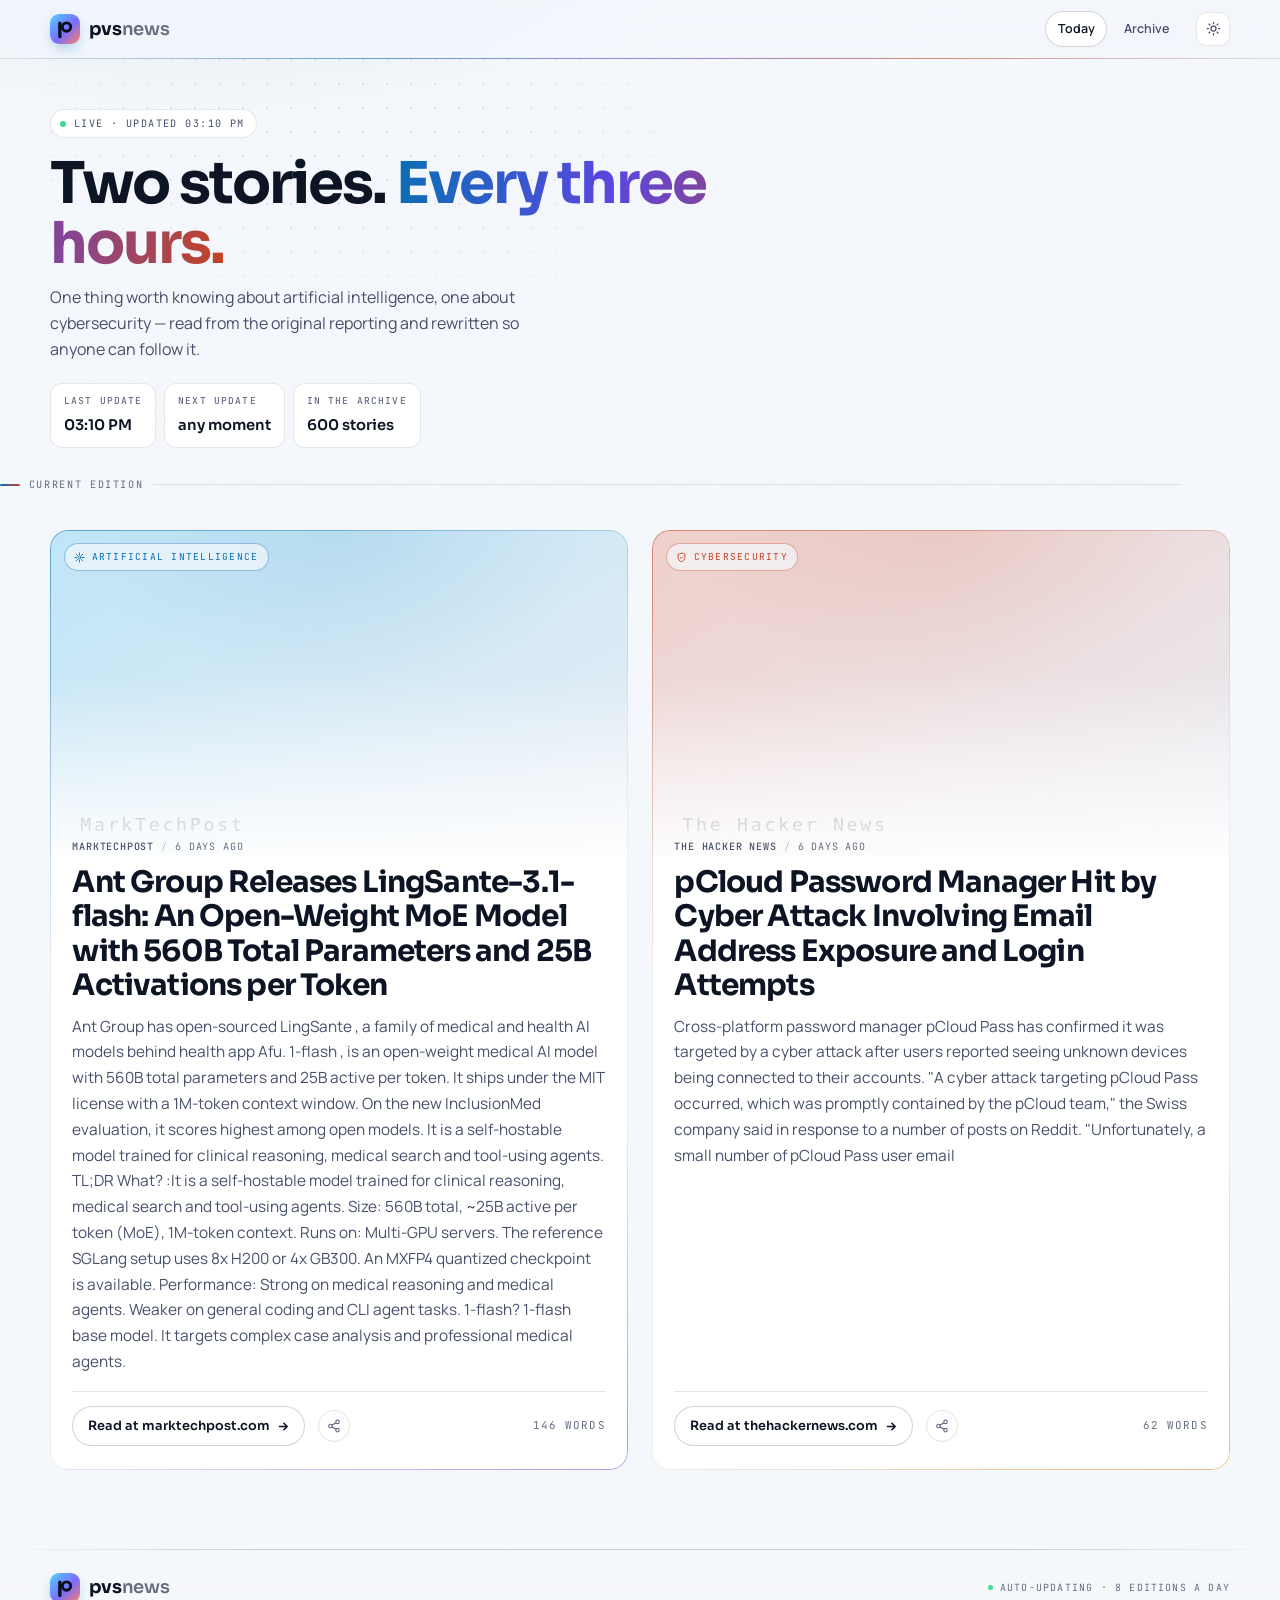
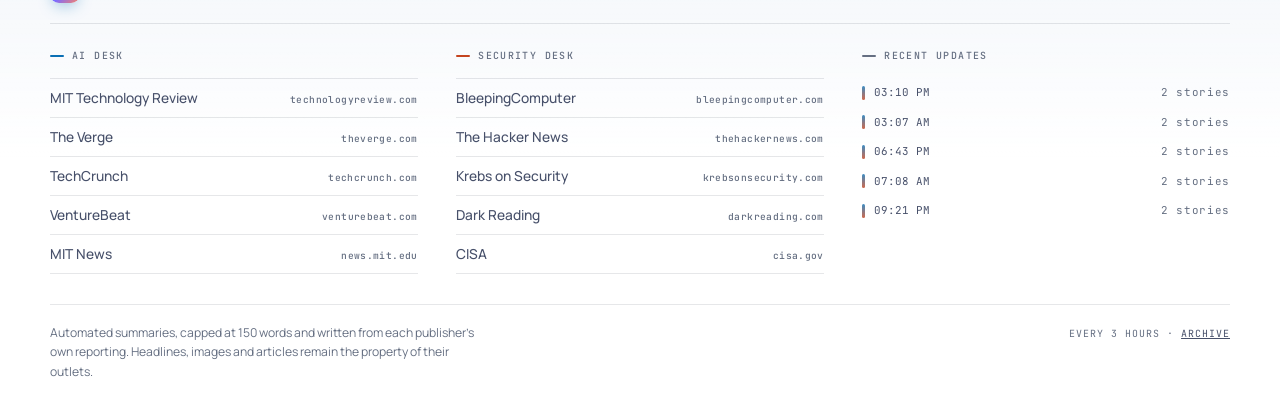
<file: index.html>
<!doctype html>
<html lang="en" data-theme="dark">
<head>
<meta charset="utf-8">
<meta name="viewport" content="width=device-width, initial-scale=1, viewport-fit=cover">
<title>pvsnews — AI &amp; cybersecurity, every three hours</title>
<meta name="description" content="Two stories at a time: one on artificial intelligence, one on cybersecurity, each summarised in 150 words for people who are not specialists.">
<meta name="theme-color" content="#0a0e16">
<meta property="og:title" content="pvsnews">
<meta property="og:description" content="AI and cybersecurity news, summarised in plain language and refreshed every three hours.">
<meta property="og:type" content="website">
<meta name="apple-mobile-web-app-capable" content="yes">
<link rel="icon" href="assets/icons/icon.svg" type="image/svg+xml">
<link rel="icon" href="assets/icons/favicon-32.png" sizes="32x32" type="image/png">
<link rel="icon" href="assets/icons/favicon-16.png" sizes="16x16" type="image/png">
<link rel="apple-touch-icon" href="assets/icons/apple-touch-icon.png">
<link rel="manifest" href="site.webmanifest">
<meta name="apple-mobile-web-app-title" content="pvsnews">
<meta name="apple-mobile-web-app-status-bar-style" content="black-translucent">
<link rel="preconnect" href="https://fonts.googleapis.com">
<link rel="preconnect" href="https://fonts.gstatic.com" crossorigin>
<link href="https://fonts.googleapis.com/css2?family=JetBrains+Mono:wght@400;500&family=Manrope:wght@400;500;600&family=Sora:wght@600;700&display=swap" rel="stylesheet">
<link rel="stylesheet" href="assets/css/site.css">
<script>
  // Applied before paint so the correct theme is there on first frame.
  (function () {
    try {
      var saved = localStorage.getItem('pvs-theme');
      var sys = window.matchMedia('(prefers-color-scheme: light)').matches ? 'light' : 'dark';
      document.documentElement.dataset.theme = saved || sys;
    } catch (e) {}
  })();
</script>
</head>
<body>
<a class="skip" href="#edition">Skip to the stories</a>

<header class="head">
  <div class="wrap head__row">
    <a class="brand" href="./">
      <img class="brand__mark" src="assets/icons/icon.svg" alt="" width="30" height="30">
      <span class="brand__name">pvs<i>news</i></span>
    </a>
    <nav class="nav" aria-label="Sections">
      <a href="./" aria-current="page">Today</a>
      <a href="archive.html">Archive</a>
    </nav>
    <button class="iconbtn" id="theme" type="button" aria-label="Switch between light and dark">
      <svg class="moon" viewBox="0 0 24 24" fill="none" stroke="currentColor" stroke-width="2" stroke-linecap="round" stroke-linejoin="round"><path d="M21 12.8A9 9 0 1 1 11.2 3a7 7 0 0 0 9.8 9.8z"/></svg>
      <svg class="sun" viewBox="0 0 24 24" fill="none" stroke="currentColor" stroke-width="2" stroke-linecap="round"><circle cx="12" cy="12" r="4"/><path d="M12 2v2M12 20v2M4.9 4.9l1.4 1.4M17.7 17.7l1.4 1.4M2 12h2M20 12h2M4.9 19.1l1.4-1.4M17.7 6.3l1.4-1.4"/></svg>
    </button>
  </div>
</header>

<main>
  <section class="wrap hero">
    <span class="pulse"><span class="pulse__dot"></span><span id="pulseText">Checking for updates</span></span>
    <h1>Two stories. <em>Every three hours.</em></h1>
    <p class="hero__sub">One thing worth knowing about artificial intelligence, one about cybersecurity — read from the original reporting and rewritten so anyone can follow it.</p>
    <div class="stats">
      <div class="stat"><b>Last update</b><span id="statUpdated">—</span></div>
      <div class="stat"><b>Next update</b><span id="statNext">—</span></div>
      <div class="stat"><b>In the archive</b><span id="statArchive">—</span></div>
    </div>
  </section>

  <p class="wrap seclabel">Current edition</p>
  <section class="wrap edition" id="edition" aria-label="Today's stories">
    <p class="mono">Loading…</p>
  </section>
</main>

<footer class="footer">
  <div class="wrap">
    <div class="footer__top">
      <a class="brand" href="./">
        <img class="brand__mark" src="assets/icons/icon.svg" alt="" width="30" height="30">
        <span class="brand__name">pvs<i>news</i></span>
      </a>
      <p class="footer__status"><span class="pulse__dot"></span> Auto-updating · 8 editions a day</p>
    </div>

    <div class="footer__grid">
      <div class="footer__ai">
        <h2>AI desk</h2>
        <ul class="sourcelist">
          <li><a href="https://www.technologyreview.com/" rel="noopener">MIT Technology Review <i>technologyreview.com</i></a></li>
          <li><a href="https://www.theverge.com/ai-artificial-intelligence" rel="noopener">The Verge <i>theverge.com</i></a></li>
          <li><a href="https://techcrunch.com/category/artificial-intelligence/" rel="noopener">TechCrunch <i>techcrunch.com</i></a></li>
          <li><a href="https://venturebeat.com/category/ai/" rel="noopener">VentureBeat <i>venturebeat.com</i></a></li>
          <li><a href="https://news.mit.edu/topic/artificial-intelligence2" rel="noopener">MIT News <i>news.mit.edu</i></a></li>
        </ul>
      </div>
      <div class="footer__sec">
        <h2>Security desk</h2>
        <ul class="sourcelist">
          <li><a href="https://www.bleepingcomputer.com/" rel="noopener">BleepingComputer <i>bleepingcomputer.com</i></a></li>
          <li><a href="https://thehackernews.com/" rel="noopener">The Hacker News <i>thehackernews.com</i></a></li>
          <li><a href="https://krebsonsecurity.com/" rel="noopener">Krebs on Security <i>krebsonsecurity.com</i></a></li>
          <li><a href="https://www.darkreading.com/" rel="noopener">Dark Reading <i>darkreading.com</i></a></li>
          <li><a href="https://www.cisa.gov/" rel="noopener">CISA <i>cisa.gov</i></a></li>
        </ul>
      </div>
      <div>
        <h2>Recent updates</h2>
        <ul class="ticks" id="updateLog"><li>Loading<span>—</span></li></ul>
      </div>
    </div>

    <div class="footer__fine">
      <p>Automated summaries, capped at 150 words and written from each publisher's own reporting.
         Headlines, images and articles remain the property of their outlets.</p>
      <span class="mono">Every 3 hours · <a href="archive.html">archive</a></span>
    </div>
  </div>
</footer>

<script type="module" src="assets/js/home.js"></script>
</body>
</html>
</file>
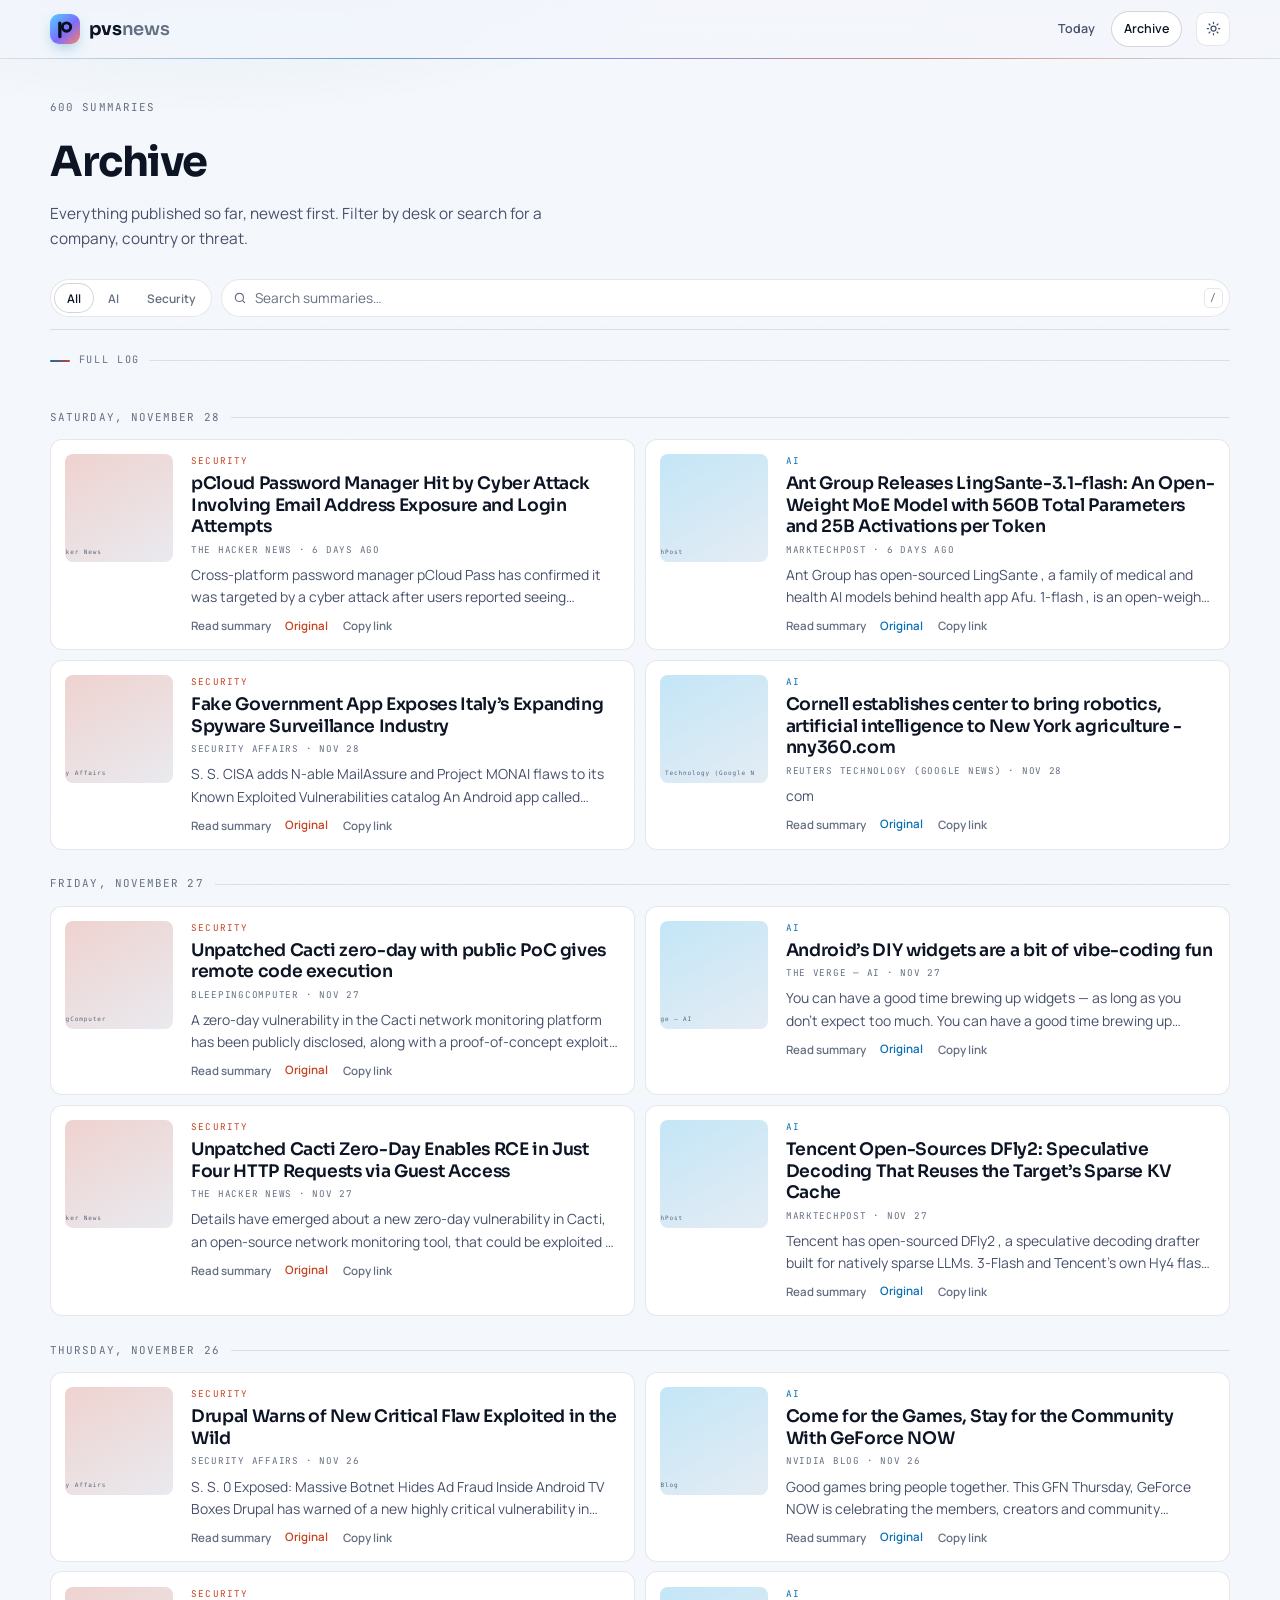
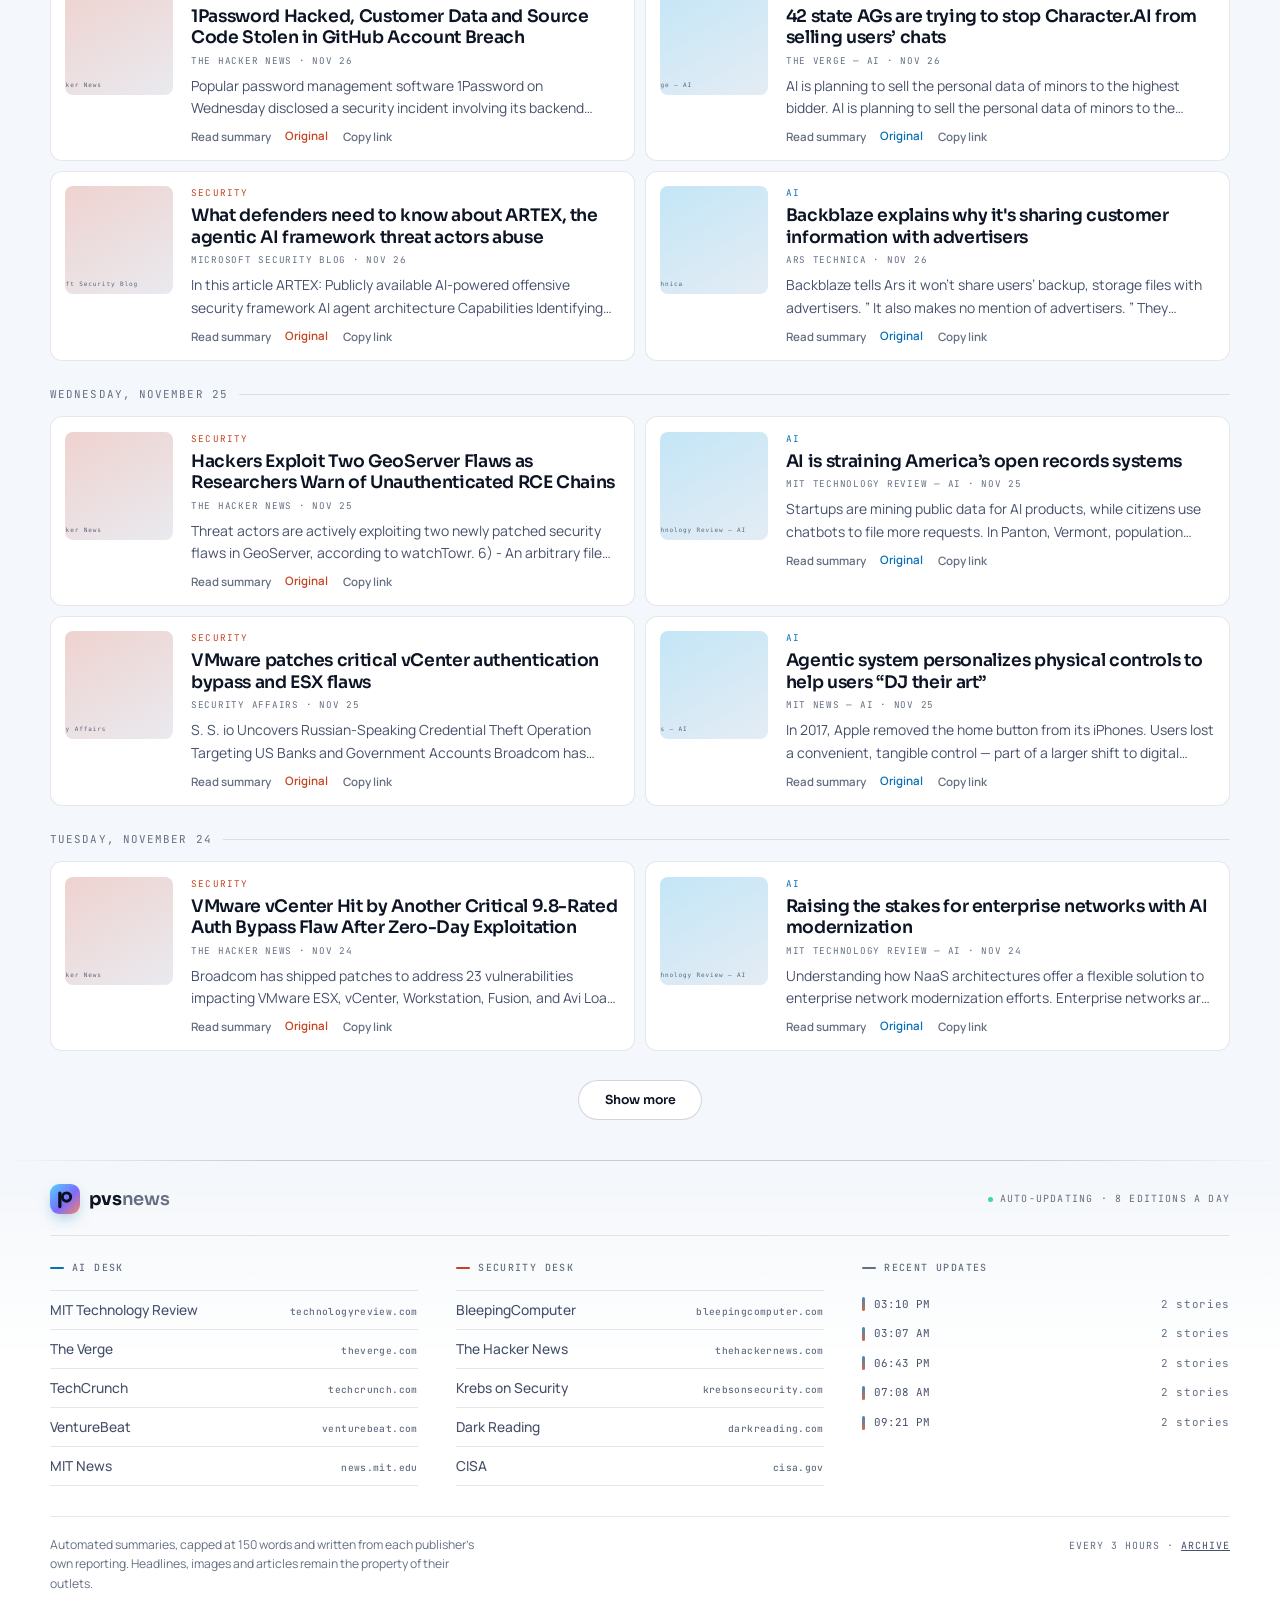
<file: archive.html>
<!doctype html>
<html lang="en" data-theme="dark">
<head>
<meta charset="utf-8">
<meta name="viewport" content="width=device-width, initial-scale=1, viewport-fit=cover">
<title>Archive — pvsnews</title>
<meta name="description" content="Every AI and cybersecurity summary published by pvsnews, searchable by topic, company or country.">
<meta name="theme-color" content="#0a0e16">
<link rel="icon" href="assets/icons/icon.svg" type="image/svg+xml">
<link rel="icon" href="assets/icons/favicon-32.png" sizes="32x32" type="image/png">
<link rel="icon" href="assets/icons/favicon-16.png" sizes="16x16" type="image/png">
<link rel="apple-touch-icon" href="assets/icons/apple-touch-icon.png">
<link rel="manifest" href="site.webmanifest">
<meta name="apple-mobile-web-app-title" content="pvsnews">
<meta name="apple-mobile-web-app-status-bar-style" content="black-translucent">
<link rel="preconnect" href="https://fonts.googleapis.com">
<link rel="preconnect" href="https://fonts.gstatic.com" crossorigin>
<link href="https://fonts.googleapis.com/css2?family=JetBrains+Mono:wght@400;500&family=Manrope:wght@400;500;600&family=Sora:wght@600;700&display=swap" rel="stylesheet">
<link rel="stylesheet" href="assets/css/site.css">
<script>
  (function () {
    try {
      var saved = localStorage.getItem('pvs-theme');
      var sys = window.matchMedia('(prefers-color-scheme: light)').matches ? 'light' : 'dark';
      document.documentElement.dataset.theme = saved || sys;
    } catch (e) {}
  })();
</script>
</head>
<body>
<a class="skip" href="#log">Skip to the archive</a>

<header class="head">
  <div class="wrap head__row">
    <a class="brand" href="./">
      <img class="brand__mark" src="assets/icons/icon.svg" alt="" width="30" height="30">
      <span class="brand__name">pvs<i>news</i></span>
    </a>
    <nav class="nav" aria-label="Sections">
      <a href="./">Today</a>
      <a href="archive.html" aria-current="page">Archive</a>
    </nav>
    <button class="iconbtn" id="theme" type="button" aria-label="Switch between light and dark">
      <svg class="moon" viewBox="0 0 24 24" fill="none" stroke="currentColor" stroke-width="2" stroke-linecap="round" stroke-linejoin="round"><path d="M21 12.8A9 9 0 1 1 11.2 3a7 7 0 0 0 9.8 9.8z"/></svg>
      <svg class="sun" viewBox="0 0 24 24" fill="none" stroke="currentColor" stroke-width="2" stroke-linecap="round"><circle cx="12" cy="12" r="4"/><path d="M12 2v2M12 20v2M4.9 4.9l1.4 1.4M17.7 17.7l1.4 1.4M2 12h2M20 12h2M4.9 19.1l1.4-1.4M17.7 6.3l1.4-1.4"/></svg>
    </button>
  </div>
</header>

<main class="wrap">
  <div class="pagehead">
    <span class="mono" id="count">Counting…</span>
    <h1>Archive</h1>
    <p>Everything published so far, newest first. Filter by desk or search for a company, country or threat.</p>
  </div>

  <div class="toolbar">
    <div class="segmented" id="chips" role="group" aria-label="Filter by topic">
      <button class="seg" type="button" data-channel="all" aria-pressed="true">All</button>
      <button class="seg" type="button" data-channel="ai" aria-pressed="false">AI</button>
      <button class="seg" type="button" data-channel="sec" aria-pressed="false">Security</button>
    </div>
    <div class="searchwrap">
      <svg viewBox="0 0 24 24" fill="none" stroke="currentColor" stroke-width="2" stroke-linecap="round"><circle cx="11" cy="11" r="7"/><path d="m20 20-3.5-3.5"/></svg>
      <input class="search" id="search" type="search" placeholder="Search summaries…" aria-label="Search the archive">
      <span class="kbd">/</span>
    </div>
  </div>

  <p class="seclabel" style="margin-top:1.4rem">Full log</p>
  <ul class="loglist" id="log">
    <li class="mono" style="padding-top:1.5rem">Loading…</li>
  </ul>

  <button class="more" id="more" type="button" hidden>Show more</button>
</main>

<footer class="footer">
  <div class="wrap">
    <div class="footer__top">
      <a class="brand" href="./">
        <img class="brand__mark" src="assets/icons/icon.svg" alt="" width="30" height="30">
        <span class="brand__name">pvs<i>news</i></span>
      </a>
      <p class="footer__status"><span class="pulse__dot"></span> Auto-updating · 8 editions a day</p>
    </div>

    <div class="footer__grid">
      <div class="footer__ai">
        <h2>AI desk</h2>
        <ul class="sourcelist">
          <li><a href="https://www.technologyreview.com/" rel="noopener">MIT Technology Review <i>technologyreview.com</i></a></li>
          <li><a href="https://www.theverge.com/ai-artificial-intelligence" rel="noopener">The Verge <i>theverge.com</i></a></li>
          <li><a href="https://techcrunch.com/category/artificial-intelligence/" rel="noopener">TechCrunch <i>techcrunch.com</i></a></li>
          <li><a href="https://venturebeat.com/category/ai/" rel="noopener">VentureBeat <i>venturebeat.com</i></a></li>
          <li><a href="https://news.mit.edu/topic/artificial-intelligence2" rel="noopener">MIT News <i>news.mit.edu</i></a></li>
        </ul>
      </div>
      <div class="footer__sec">
        <h2>Security desk</h2>
        <ul class="sourcelist">
          <li><a href="https://www.bleepingcomputer.com/" rel="noopener">BleepingComputer <i>bleepingcomputer.com</i></a></li>
          <li><a href="https://thehackernews.com/" rel="noopener">The Hacker News <i>thehackernews.com</i></a></li>
          <li><a href="https://krebsonsecurity.com/" rel="noopener">Krebs on Security <i>krebsonsecurity.com</i></a></li>
          <li><a href="https://www.darkreading.com/" rel="noopener">Dark Reading <i>darkreading.com</i></a></li>
          <li><a href="https://www.cisa.gov/" rel="noopener">CISA <i>cisa.gov</i></a></li>
        </ul>
      </div>
      <div>
        <h2>Recent updates</h2>
        <ul class="ticks" id="updateLog"><li>Loading<span>—</span></li></ul>
      </div>
    </div>

    <div class="footer__fine">
      <p>Automated summaries, capped at 150 words and written from each publisher's own reporting.
         Headlines, images and articles remain the property of their outlets.</p>
      <span class="mono">Every 3 hours · <a href="archive.html">archive</a></span>
    </div>
  </div>
</footer>

<script type="module" src="assets/js/archive.js"></script>
</body>
</html>
</file>
<file: assets/css/site.css>
/* =========================================================================
   pvsnews — AI & cybersecurity, every three hours.

   Dark first. Depth comes from layered translucency, gradient hairlines and
   topic-tinted ambient light rather than heavy borders or drop shadows.
   Colour is assigned by subject: ice blue for AI, coral for security.
   ========================================================================= */

:root {
  color-scheme: dark;

  --bg:        #0a0e16;
  --bg-2:      #0d1320;
  --surface:   rgba(255, 255, 255, .035);
  --surface-2: rgba(255, 255, 255, .06);
  --solid:     #131a2a;
  --line:      rgba(255, 255, 255, .09);
  --line-2:    rgba(255, 255, 255, .17);

  --text:   #e8ecf4;
  --text-2: #a8b2c4;
  --text-3: #808b9e;

  --ai:      #52d1ff;
  --ai-2:    #7c6bff;
  --ai-glow: rgba(82, 209, 255, .16);
  --sec:      #ff8360;
  --sec-2:    #ffc46b;
  --sec-glow: rgba(255, 131, 96, .16);

  --topic:   var(--ai);
  --topic-2: var(--ai-2);
  --glow:    var(--ai-glow);

  --display: 'Sora', -apple-system, BlinkMacSystemFont, 'Segoe UI', sans-serif;
  --body:    'Manrope', -apple-system, BlinkMacSystemFont, 'Segoe UI', sans-serif;
  --mono:    'JetBrains Mono', ui-monospace, Menlo, monospace;

  --r-lg: 18px;
  --r-md: 12px;
  --r-sm: 8px;
  --edge: 1.15rem;
  --ease: cubic-bezier(.22, .68, .32, 1);
}

[data-theme="light"] {
  color-scheme: light;
  --bg:        #f4f7fb;
  --bg-2:      #ffffff;
  --surface:   #ffffff;
  --surface-2: #ffffff;
  --solid:     #ffffff;
  --line:      rgba(12, 22, 42, .10);
  --line-2:    rgba(12, 22, 42, .18);
  --text:   #0d1424;
  --text-2: #47506a;
  --text-3: #656f82;
  --ai:      #0a6fb4;
  --ai-2:    #5b46e0;
  --ai-glow: rgba(10, 111, 180, .10);
  --sec:      #c4441f;
  --sec-2:    #d98324;
  --sec-glow: rgba(196, 68, 31, .09);
}

* { box-sizing: border-box; }
html { -webkit-text-size-adjust: 100%; scroll-behavior: smooth; }

body {
  margin: 0;
  background: var(--bg);
  color: var(--text);
  font-family: var(--body);
  font-size: 16px;
  line-height: 1.6;
  -webkit-font-smoothing: antialiased;
}

/* ambient field: two slow topic-coloured washes behind everything */
body::before {
  content: '';
  position: fixed;
  inset: -20% -10% auto -10%;
  height: 70vh;
  background:
    radial-gradient(50% 55% at 22% 8%,  var(--ai-glow) 0%, transparent 70%),
    radial-gradient(45% 50% at 82% 0%, var(--sec-glow) 0%, transparent 70%);
  pointer-events: none;
  z-index: 0;
}
/* fine grain keeps large dark areas from banding */
body::after {
  content: '';
  position: fixed;
  inset: 0;
  background-image: url("data:image/svg+xml,%3Csvg xmlns='http://www.w3.org/2000/svg' width='140' height='140'%3E%3Cfilter id='n'%3E%3CfeTurbulence type='fractalNoise' baseFrequency='.85' numOctaves='3'/%3E%3C/filter%3E%3Crect width='140' height='140' filter='url(%23n)' opacity='.5'/%3E%3C/svg%3E");
  opacity: .035;
  pointer-events: none;
  z-index: 0;
}
[data-theme="light"] body::after { opacity: .02; }

img { max-width: 100%; display: block; }
a { color: inherit; }

.wrap { width: min(100% - (var(--edge) * 2), 1180px); margin-inline: auto; position: relative; z-index: 1; }

.skip { position: absolute; left: -9999px; }
.skip:focus {
  left: .75rem; top: .75rem; z-index: 60;
  background: var(--text); color: var(--bg);
  padding: .6rem 1rem; border-radius: var(--r-sm);
}
:focus-visible { outline: 2px solid var(--ai); outline-offset: 3px; border-radius: 4px; }

.mono {
  font-family: var(--mono);
  font-size: .68rem;
  letter-spacing: .1em;
  text-transform: uppercase;
  color: var(--text-3);
}

/* ------------------------------------------------------------------ header */

.head {
  position: sticky; top: 0; z-index: 30;
  --head-line: 1;
  background: color-mix(in srgb, var(--bg) 78%, transparent);
  backdrop-filter: blur(16px) saturate(160%);
  -webkit-backdrop-filter: blur(16px) saturate(160%);
  border-bottom: 1px solid var(--line);
}
.head::after {
  content: '';
  position: absolute; left: 0; right: 0; bottom: -1px; height: 1px;
  background: linear-gradient(90deg, transparent 0%, var(--ai) 28%, var(--ai-2) 50%, var(--sec) 72%, transparent 100%);
  opacity: .55; pointer-events: none;
}
.head__row {
  display: flex; align-items: center; gap: .9rem;
  padding: .7rem 0;
}
.brand {
  display: inline-flex; align-items: center; gap: .55rem;
  text-decoration: none; margin-right: auto;
}
.brand__mark {
  width: 30px; height: 30px; border-radius: 9px; flex: none;
  display: block;
  box-shadow: 0 6px 18px -8px var(--ai);
}
.brand__name {
  font-family: var(--display); font-weight: 700;
  font-size: 1.12rem; letter-spacing: -.02em; color: var(--text);
}
.brand__name i { font-style: normal; color: var(--text-3); font-weight: 600; }

.nav { display: flex; gap: .25rem; }
.nav a {
  font-size: .78rem; font-weight: 600; letter-spacing: .01em;
  text-decoration: none; color: var(--text-2);
  padding: .42rem .7rem; border-radius: 999px;
  border: 1px solid transparent;
  transition: color .2s var(--ease), background .2s var(--ease), border-color .2s var(--ease);
}
.nav a:hover { color: var(--text); background: var(--surface); }
.nav a[aria-current="page"] {
  color: var(--text); background: var(--surface-2); border-color: var(--line-2);
}

.iconbtn {
  width: 34px; height: 34px; flex: none;
  display: grid; place-items: center;
  border-radius: 10px; cursor: pointer;
  background: var(--surface); color: var(--text-2);
  border: 1px solid var(--line);
  transition: color .2s var(--ease), border-color .2s var(--ease);
}
.iconbtn:hover { color: var(--text); border-color: var(--line-2); }
.iconbtn svg { width: 15px; height: 15px; }
.iconbtn .sun { display: none; }
[data-theme="light"] .iconbtn .sun { display: block; }
[data-theme="light"] .iconbtn .moon { display: none; }

/* -------------------------------------------------------------------- hero */

.hero { padding: 2.2rem 0 1.5rem; position: relative; }
.hero::before {
  content: '';
  position: absolute; inset: -1.5rem 0 0;
  background-image: radial-gradient(circle at 1px 1px, var(--line-2) 1px, transparent 0);
  background-size: 24px 24px;
  -webkit-mask-image: radial-gradient(60% 70% at 25% 25%, #000 0%, transparent 78%);
          mask-image: radial-gradient(60% 70% at 25% 25%, #000 0%, transparent 78%);
  opacity: .6; pointer-events: none; z-index: 0;
}
.hero > * { position: relative; z-index: 1; }

/* section marker: a gradient tick, then a mono label */
.seclabel {
  display: flex; align-items: center; gap: .55rem;
  font-family: var(--mono); font-size: .64rem; letter-spacing: .16em;
  text-transform: uppercase; color: var(--text-3);
  margin: 0 0 .9rem;
}
.seclabel::before {
  content: ''; width: 20px; height: 2px; border-radius: 2px; flex: none;
  background: linear-gradient(90deg, var(--ai), var(--sec));
}
.seclabel::after { content: ''; flex: 1; height: 1px; background: var(--line); }

.pulse {
  display: inline-flex; align-items: center; gap: .5rem;
  font-family: var(--mono); font-size: .64rem; letter-spacing: .14em; text-transform: uppercase;
  color: var(--text-2);
  background: var(--surface); border: 1px solid var(--line);
  padding: .34rem .7rem .34rem .55rem; border-radius: 999px;
}
.pulse__dot {
  width: 6px; height: 6px; border-radius: 50%; background: #3ddc97; flex: none;
  box-shadow: 0 0 0 0 rgba(61, 220, 151, .55);
  animation: ping 2.6s ease-out infinite;
}
@keyframes ping {
  0%   { box-shadow: 0 0 0 0 rgba(61,220,151,.5); }
  70%  { box-shadow: 0 0 0 8px rgba(61,220,151,0); }
  100% { box-shadow: 0 0 0 0 rgba(61,220,151,0); }
}

.hero h1 {
  font-family: var(--display);
  font-weight: 700;
  font-size: clamp(2rem, 8.6vw, 3.4rem);
  line-height: 1.04;
  letter-spacing: -.035em;
  margin: 1rem 0 .7rem;
  max-width: 16ch;
}
.hero h1 em {
  font-style: normal;
  background: linear-gradient(100deg, var(--ai) 0%, var(--ai-2) 45%, var(--sec) 100%);
  -webkit-background-clip: text; background-clip: text;
  -webkit-text-fill-color: transparent; color: transparent;
}
.hero__sub { color: var(--text-2); margin: 0 0 1.3rem; max-width: 52ch; font-size: 1rem; }

.stats { display: flex; gap: .5rem; flex-wrap: wrap; }
.stat {
  background: var(--surface); border: 1px solid var(--line);
  border-radius: var(--r-md); padding: .55rem .8rem;
  min-width: 0;
}
.stat b {
  display: block; font-family: var(--mono); font-size: .6rem;
  letter-spacing: .12em; text-transform: uppercase; color: var(--text-3);
  font-weight: 500; margin-bottom: .15rem;
}
.stat span { font-family: var(--display); font-weight: 600; font-size: .92rem; color: var(--text); }

/* ----------------------------------------------------------------- stories */

.edition { display: grid; gap: 1.1rem; padding: 1.4rem 0 2.4rem; }

.card {
  position: relative;
  background: var(--surface);
  border-radius: var(--r-lg);
  overflow: hidden;
  display: flex; flex-direction: column;
  isolation: isolate;
  transition: transform .35s var(--ease);
  animation: rise .55s var(--ease) both;
}
.card--sec { --topic: var(--sec); --topic-2: var(--sec-2); --glow: var(--sec-glow); }
.card:nth-child(2) { animation-delay: .1s; }
@keyframes rise { from { opacity: 0; transform: translateY(14px); } to { opacity: 1; transform: none; } }

/* gradient hairline, drawn as a masked ring so it stays crisp on any surface */
.card::before {
  content: '';
  position: absolute; inset: 0;
  border-radius: inherit;
  padding: 1px;
  background: linear-gradient(150deg, var(--topic) 0%, var(--line) 38%, var(--line) 70%, var(--topic-2) 100%);
  -webkit-mask: linear-gradient(#000 0 0) content-box, linear-gradient(#000 0 0);
  -webkit-mask-composite: xor;
          mask-composite: exclude;
  opacity: .55;
  pointer-events: none;
  transition: opacity .35s var(--ease);
  z-index: 2;
}
.card:hover::before { opacity: 1; }
.card:hover { transform: translateY(-3px); }

/* topic light spilling from the top edge */
.card::after {
  content: '';
  position: absolute; top: 0; left: 0; right: 0; height: 220px;
  background: radial-gradient(60% 100% at 50% 0%, var(--glow) 0%, transparent 75%);
  pointer-events: none; z-index: 0;
}

.card__media { position: relative; aspect-ratio: 16 / 9; overflow: hidden; background: var(--bg-2); }
.card__media img {
  width: 100%; height: 100%; object-fit: cover;
  transform: scale(1.01);
  transition: transform .8s var(--ease);
}
.card:hover .card__media img { transform: scale(1.05); }
.card__media::after {
  content: '';
  position: absolute; inset: 0;
  background: linear-gradient(to top, var(--bg) 2%, transparent 55%);
  opacity: .92;
}
[data-theme="light"] .card__media::after {
  background: linear-gradient(to top, rgba(255,255,255,.96) 2%, transparent 55%);
}

.badge {
  position: absolute; left: .85rem; top: .85rem; z-index: 3;
  display: inline-flex; align-items: center; gap: .4rem;
  font-family: var(--mono); font-size: .6rem; letter-spacing: .13em; text-transform: uppercase;
  color: var(--topic);
  background: color-mix(in srgb, var(--bg) 72%, transparent);
  backdrop-filter: blur(10px); -webkit-backdrop-filter: blur(10px);
  border: 1px solid color-mix(in srgb, var(--topic) 40%, transparent);
  padding: .32rem .6rem; border-radius: 999px;
}
.badge svg { width: 11px; height: 11px; }

.card__body { padding: 0 1.15rem 1.25rem; display: flex; flex-direction: column; flex: 1; position: relative; z-index: 1; margin-top: -1.6rem; }

.card__meta {
  display: flex; align-items: center; gap: .45rem; flex-wrap: wrap;
  font-family: var(--mono); font-size: .63rem; letter-spacing: .08em; text-transform: uppercase;
  color: var(--text-3); margin-bottom: .6rem;
}
.card__meta .outlet { color: var(--text-2); font-weight: 500; }
.card__meta .sep { opacity: .4; }

.card__title {
  font-family: var(--display); font-weight: 700;
  font-size: clamp(1.35rem, 5.2vw, 1.7rem);
  line-height: 1.16; letter-spacing: -.028em;
  margin: 0 0 .7rem;
}
.card__title a { text-decoration: none; }
.card__title a:hover {
  background: linear-gradient(90deg, var(--topic), var(--topic-2));
  -webkit-background-clip: text; background-clip: text;
  -webkit-text-fill-color: transparent;
}

.card__brief { color: var(--text-2); font-size: .96rem; line-height: 1.68; margin: 0 0 1rem; }

.matters {
  position: relative;
  background: linear-gradient(180deg, color-mix(in srgb, var(--topic) 9%, transparent), transparent);
  border: 1px solid color-mix(in srgb, var(--topic) 22%, transparent);
  border-radius: var(--r-md);
  padding: .7rem .85rem;
  margin: 0 0 1.15rem;
}
.matters b {
  display: block; font-family: var(--mono); font-size: .58rem;
  letter-spacing: .14em; text-transform: uppercase; color: var(--topic);
  margin-bottom: .25rem; font-weight: 500;
}
.matters span { font-size: .92rem; color: var(--text-2); }

.card__foot {
  margin-top: auto; padding-top: .9rem;
  border-top: 1px solid var(--line);
  display: flex; align-items: center; gap: .8rem; flex-wrap: wrap;
}
.cta {
  display: inline-flex; align-items: center; gap: .45rem;
  font-family: var(--display); font-size: .8rem; font-weight: 600;
  text-decoration: none; color: var(--text);
  background: var(--surface-2); border: 1px solid var(--line-2);
  padding: .55rem .9rem; border-radius: 999px;
  transition: border-color .25s var(--ease), color .25s var(--ease), background .25s var(--ease);
}
.cta:hover { color: var(--topic); border-color: color-mix(in srgb, var(--topic) 55%, transparent); }
.cta svg { width: 13px; height: 13px; transition: transform .25s var(--ease); }
.cta:hover svg { transform: translateX(3px); }
.card__words { margin-left: auto; }
.iconlink {
  width: 32px; height: 32px; flex: none; display: grid; place-items: center;
  border-radius: 50%; cursor: pointer;
  background: var(--surface-2); color: var(--text-3);
  border: 1px solid var(--line);
  transition: color .2s var(--ease), border-color .2s var(--ease);
}
.iconlink:hover { color: var(--topic); border-color: color-mix(in srgb, var(--topic) 55%, transparent); }
.iconlink svg { width: 14px; height: 14px; }

/* --------------------------------------------------------------- notice */

.notice {
  background: var(--surface); border: 1px solid var(--line);
  border-radius: var(--r-lg); padding: 1.7rem 1.3rem;
}
.notice h2 { font-family: var(--display); font-size: 1.2rem; margin: 0 0 .5rem; letter-spacing: -.02em; }
.notice p { color: var(--text-2); margin: 0 0 .7rem; font-size: .94rem; }
.notice p:last-child { margin-bottom: 0; }
.notice code {
  font-family: var(--mono); font-size: .8rem; color: var(--ai);
  background: var(--bg-2); border: 1px solid var(--line);
  padding: .12rem .4rem; border-radius: 5px;
}

/* --------------------------------------------------------------- archive */

.pagehead { padding: 2rem 0 1rem; }
.pagehead h1 {
  font-family: var(--display); font-weight: 700;
  font-size: clamp(1.8rem, 7.5vw, 2.6rem); letter-spacing: -.035em; margin: .7rem 0 .4rem;
}
.pagehead p { color: var(--text-2); margin: 0; max-width: 56ch; font-size: .96rem; }

.toolbar {
  position: sticky; top: 51px; z-index: 20;
  display: flex; gap: .6rem; align-items: center; flex-wrap: wrap;
  padding: .75rem 0;
  background: color-mix(in srgb, var(--bg) 82%, transparent);
  backdrop-filter: blur(14px); -webkit-backdrop-filter: blur(14px);
  border-bottom: 1px solid var(--line);
}
.segmented {
  display: inline-flex; padding: 3px; gap: 2px;
  background: var(--surface); border: 1px solid var(--line); border-radius: 999px;
}
.seg {
  font-family: var(--body); font-size: .74rem; font-weight: 600;
  color: var(--text-3); background: none; border: 0; cursor: pointer;
  padding: .4rem .8rem; border-radius: 999px;
  transition: color .2s var(--ease), background .2s var(--ease);
}
.seg:hover { color: var(--text); }
.seg[aria-pressed="true"] { color: var(--text); background: var(--surface-2); box-shadow: 0 0 0 1px var(--line-2) inset; }
.seg[data-channel="ai"][aria-pressed="true"]  { color: var(--ai); }
.seg[data-channel="sec"][aria-pressed="true"] { color: var(--sec); }

.searchwrap { position: relative; flex: 1 1 170px; min-width: 0; }
.searchwrap svg {
  position: absolute; left: .7rem; top: 50%; transform: translateY(-50%);
  width: 14px; height: 14px; color: var(--text-3); pointer-events: none;
}
.search {
  width: 100%; font-family: var(--body); font-size: .85rem;
  padding: .55rem .8rem .55rem 2.05rem;
  background: var(--surface); color: var(--text);
  border: 1px solid var(--line); border-radius: 999px;
}
.search::placeholder { color: var(--text-3); }
.search:focus { border-color: var(--line-2); outline: none; }
.kbd {
  position: absolute; right: .45rem; top: 50%; transform: translateY(-50%);
  font-family: var(--mono); font-size: .6rem; color: var(--text-3);
  border: 1px solid var(--line); border-radius: 5px; padding: .08rem .34rem;
  pointer-events: none;
}
.search:focus ~ .kbd { opacity: 0; }

.loglist { list-style: none; margin: 0; padding: 0; }
.daygroup { padding-top: 1.6rem; }
.daygroup > .mono { display: flex; align-items: center; gap: .7rem; margin: 0 0 .8rem; }
.daygroup > .mono::after { content: ''; flex: 1; height: 1px; background: var(--line); }

.entries { list-style: none; margin: 0; padding: 0; display: grid; gap: .6rem; }

.entry {
  position: relative;
  display: grid; grid-template-columns: 82px 1fr; gap: .9rem;
  padding: .75rem;
  background: var(--surface); border: 1px solid var(--line);
  border-radius: var(--r-md);
  transition: border-color .25s var(--ease), transform .25s var(--ease);
}
.entry:hover { border-color: var(--line-2); transform: translateY(-2px); }
.entry--sec { --topic: var(--sec); --topic-2: var(--sec-2); }
.entry.is-target { border-color: var(--topic); box-shadow: 0 0 0 3px color-mix(in srgb, var(--topic) 18%, transparent); }
.entry__media { aspect-ratio: 1 / 1; border-radius: var(--r-sm); overflow: hidden; background: var(--bg-2); }
.entry__media img { width: 100%; height: 100%; object-fit: cover; }
.entry__body { min-width: 0; }
.entry__kicker {
  font-family: var(--mono); font-size: .58rem; letter-spacing: .13em; text-transform: uppercase;
  color: var(--topic); margin: 0 0 .25rem;
}
.entry h3 {
  font-family: var(--display); font-weight: 600; font-size: .98rem;
  line-height: 1.25; letter-spacing: -.02em; margin: 0 0 .3rem;
}
.entry h3 a { text-decoration: none; }
.entry h3 a:hover { color: var(--topic); }
.entry__meta { font-family: var(--mono); font-size: .58rem; letter-spacing: .08em; text-transform: uppercase; color: var(--text-3); margin: 0 0 .4rem; }
.entry__brief { color: var(--text-2); font-size: .87rem; margin: 0 0 .5rem; line-height: 1.6; }
.entry__brief.is-clamped { display: -webkit-box; -webkit-line-clamp: 2; -webkit-box-orient: vertical; overflow: hidden; }
.entry__actions { display: flex; gap: .9rem; align-items: center; flex-wrap: wrap; }
.plainlink {
  background: none; border: 0; padding: 0; cursor: pointer;
  font-family: var(--body); font-size: .72rem; font-weight: 600; color: var(--text-3);
}
.plainlink:hover { color: var(--text); }
.plainlink--go { color: var(--topic); text-decoration: none; }

.more {
  display: block; margin: 1.8rem auto 0;
  font-family: var(--display); font-size: .78rem; font-weight: 600;
  color: var(--text); background: var(--surface); cursor: pointer;
  border: 1px solid var(--line-2); border-radius: 999px; padding: .7rem 1.6rem;
  transition: border-color .25s var(--ease);
}
.more:hover { border-color: var(--ai); color: var(--ai); }

/* ---------------------------------------------------------------- footer */

.footer {
  position: relative;
  margin-top: 2.5rem; padding: 0 0 2.4rem;
  background: linear-gradient(180deg, transparent, var(--bg-2) 45%);
}
.footer::before {
  content: '';
  position: absolute; top: 0; left: 0; right: 0; height: 1px;
  background: linear-gradient(90deg, transparent, var(--line-2) 20%, var(--line-2) 80%, transparent);
}

.footer__top {
  display: flex; align-items: center; gap: 1rem; flex-wrap: wrap;
  padding: 1.5rem 0 1.3rem;
}
.footer__status {
  display: inline-flex; align-items: center; gap: .45rem;
  margin: 0; margin-left: auto;
  font-family: var(--mono); font-size: .62rem; letter-spacing: .12em;
  text-transform: uppercase; color: var(--text-3);
}
.footer__status .pulse__dot { width: 5px; height: 5px; }

.footer__grid {
  display: grid; gap: 1.7rem;
  padding: 1.5rem 0 0;
  border-top: 1px solid var(--line);
}
.footer h2 {
  display: flex; align-items: center; gap: .5rem;
  font-family: var(--mono); font-size: .62rem; letter-spacing: .14em;
  text-transform: uppercase; color: var(--text-3);
  margin: 0 0 .85rem; font-weight: 500;
}
.footer h2::before {
  content: ''; width: 14px; height: 2px; border-radius: 2px; flex: none;
  background: var(--text-3);
}
.footer__ai h2::before  { background: var(--ai); }
.footer__sec h2::before { background: var(--sec); }

.footer ul { list-style: none; margin: 0; padding: 0; }
.sourcelist li { border-bottom: 1px solid var(--line); }
.sourcelist li:first-child { border-top: 1px solid var(--line); }
.sourcelist a {
  display: flex; align-items: baseline; gap: .5rem;
  padding: .5rem 0; text-decoration: none; color: var(--text-2);
  font-size: .86rem; font-weight: 500;
  transition: color .2s var(--ease), padding-left .2s var(--ease);
}
.sourcelist a:hover { padding-left: .3rem; }
.sourcelist a i {
  font-style: normal; margin-left: auto;
  font-family: var(--mono); font-size: .6rem; color: var(--text-3);
  letter-spacing: .04em;
}
.footer__ai .sourcelist a:hover  { color: var(--ai); }
.footer__sec .sourcelist a:hover { color: var(--sec); }

/* the last few update times, read from the archive */
.ticks li {
  display: flex; align-items: center; gap: .55rem;
  font-family: var(--mono); font-size: .68rem; color: var(--text-2);
  padding: .38rem 0;
}
.ticks li::before {
  content: ''; width: 3px; height: 14px; border-radius: 2px; flex: none;
  background: linear-gradient(180deg, var(--ai), var(--sec));
  opacity: .8;
}
.ticks li span { color: var(--text-3); margin-left: auto; letter-spacing: .06em; }

.footer__fine {
  margin-top: 1.9rem; padding-top: 1.1rem; border-top: 1px solid var(--line);
  font-size: .76rem; color: var(--text-3);
  display: flex; gap: .9rem 1.6rem; justify-content: space-between; flex-wrap: wrap;
  align-items: baseline;
}
.footer__fine p { margin: 0; max-width: 62ch; }
.footer__fine .mono { font-size: .62rem; }
.footer__fine a { color: var(--text-2); }

/* ------------------------------------------------------------ wide screens */

/* very narrow phones: tighten the header so nothing spills off the edge */
@media (max-width: 374px) {
  :root { --edge: .9rem; }
  .head__row { gap: .45rem; }
  .brand { gap: .4rem; }
  .brand__mark { width: 26px; height: 26px; border-radius: 8px; }
  .brand__name { font-size: 1rem; }
  .nav { gap: .1rem; }
  .nav a { padding: .38rem .5rem; font-size: .72rem; }
  .iconbtn { width: 30px; height: 30px; border-radius: 9px; }
  .stat { padding: .5rem .65rem; }
}

@media (min-width: 720px) {
  :root { --edge: 1.8rem; }
  body { font-size: 17px; }
  .edition { grid-template-columns: 1fr 1fr; gap: 1.5rem; }
  .card__body { padding: 0 1.4rem 1.5rem; }
  .entry { grid-template-columns: 108px 1fr; gap: 1.1rem; padding: .9rem; }
  .entry h3 { font-size: 1.08rem; }
  .footer__grid { grid-template-columns: 1fr 1fr 1fr; gap: 2.4rem; }
  .hero { padding: 3rem 0 1.8rem; }
}

@media (min-width: 1040px) {
  .hero h1 { font-size: 3.6rem; }
  .card__title { font-size: 1.85rem; }
  .entries { grid-template-columns: 1fr 1fr; }
}

@media (prefers-reduced-motion: reduce) {
  *, *::before, *::after {
    animation: none !important;
    transition: none !important;
    scroll-behavior: auto !important;
  }
  .card { opacity: 1; transform: none; }
}
</file>
